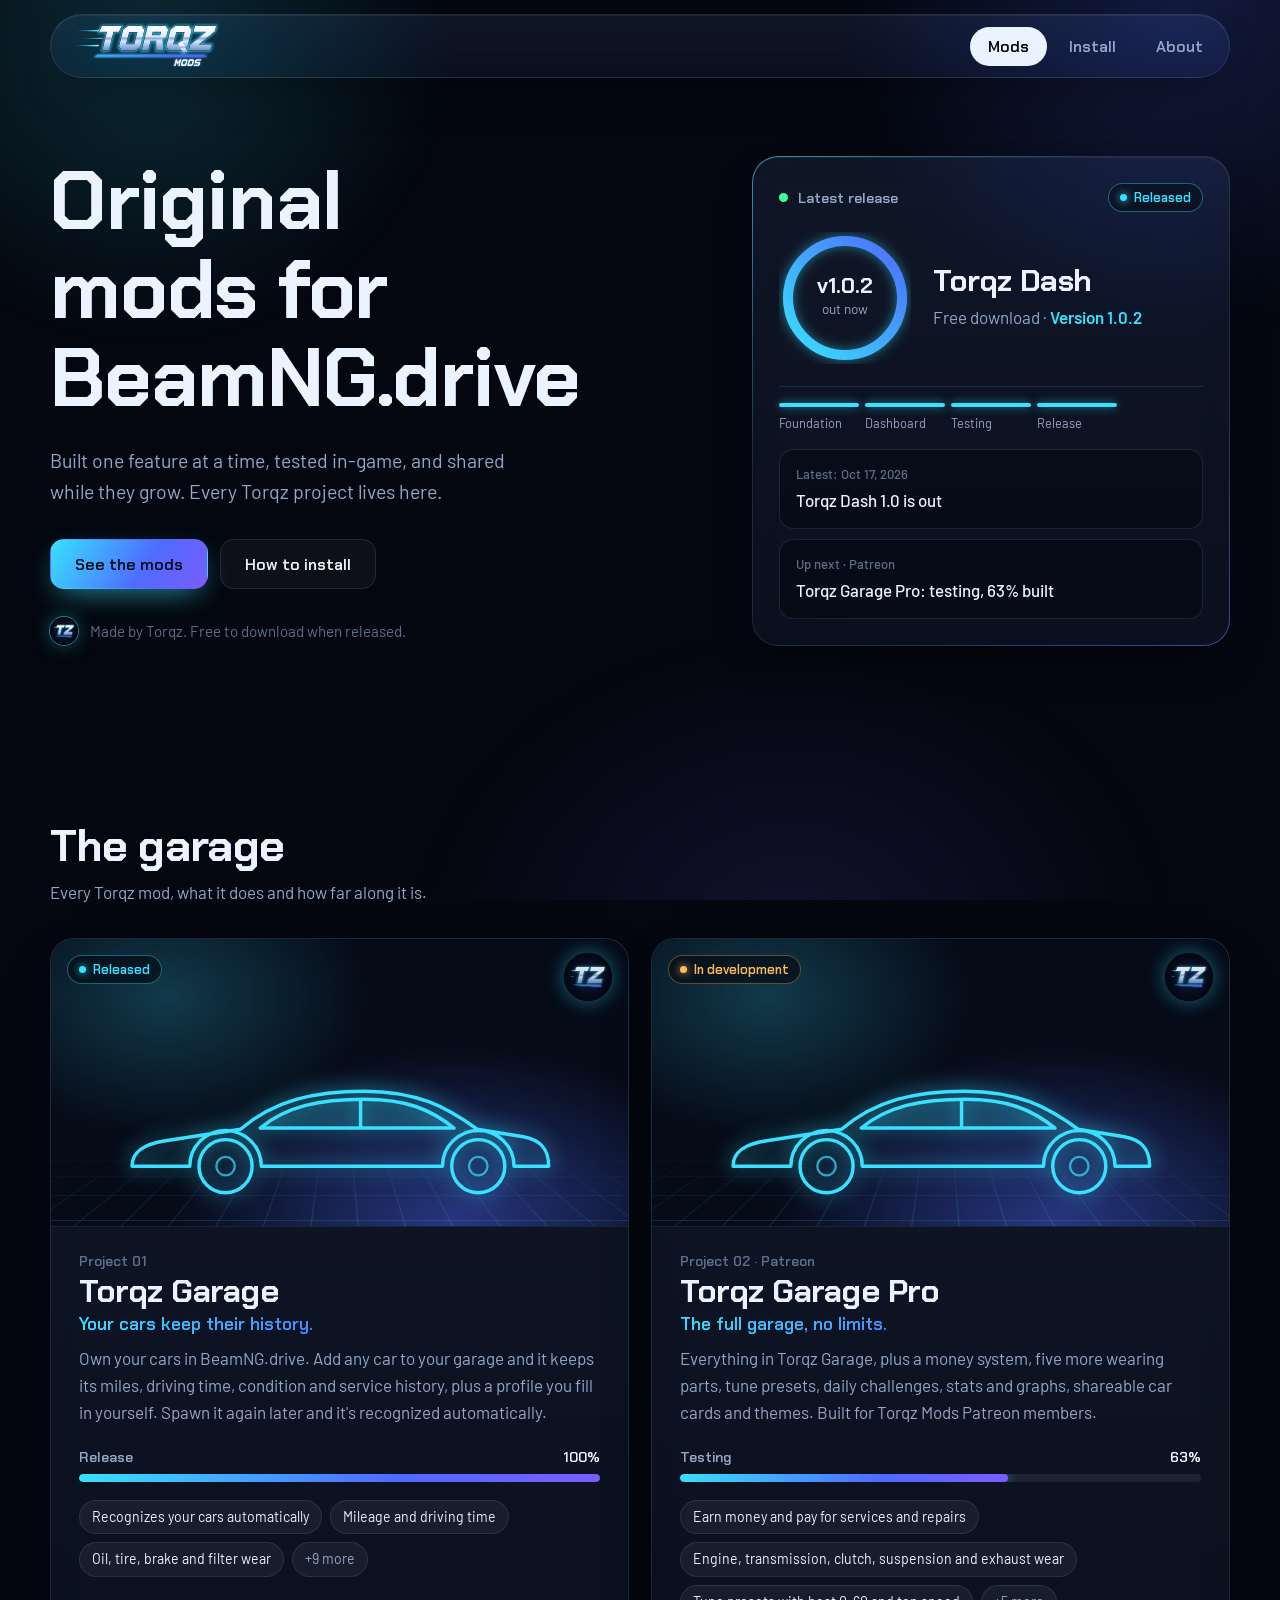
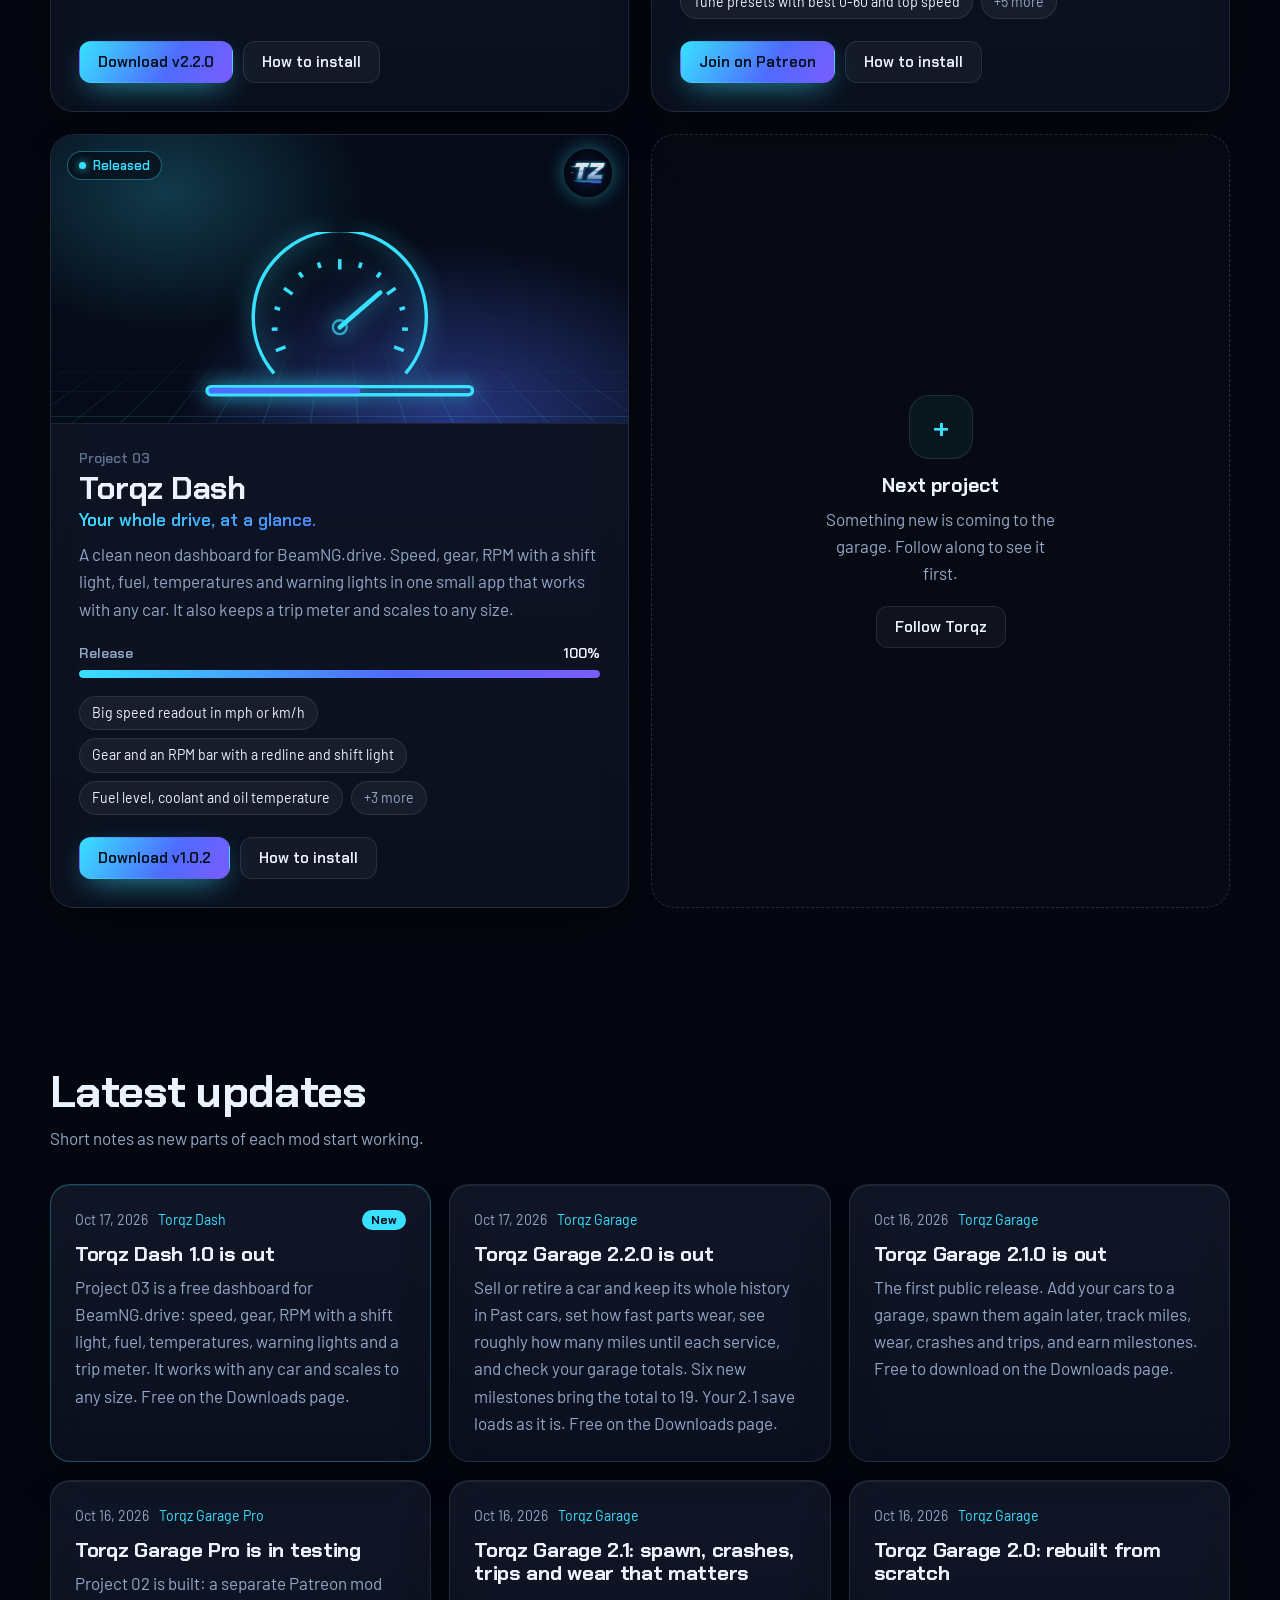
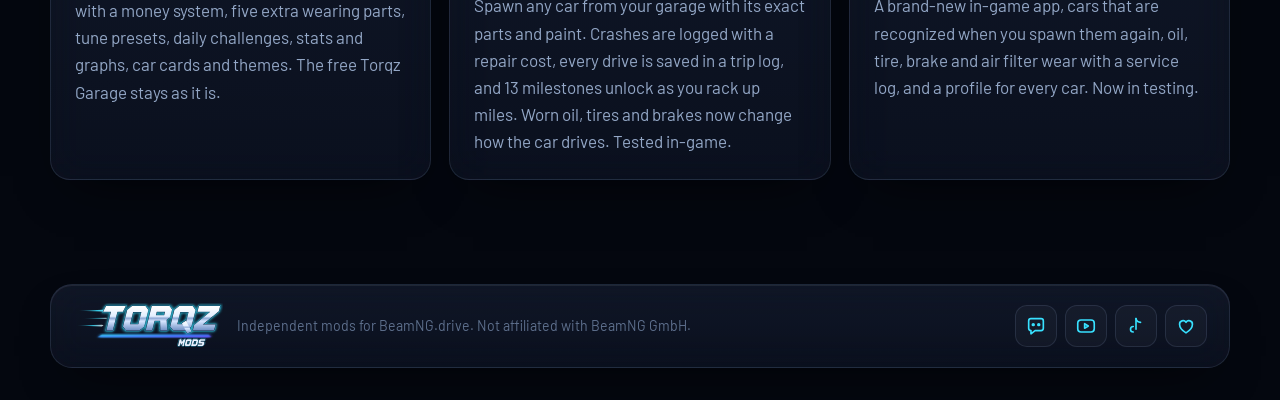
<file: index.html>
<!doctype html>
<html lang="en">
<head>
  <meta charset="utf-8">
  <meta name="viewport" content="width=device-width, initial-scale=1">
  <title>Torqz Mods | Original BeamNG.drive mods</title>
  <meta name="description" content="Torqz Mods builds original BeamNG.drive mods one feature at a time. See every project, its progress and the latest updates.">
  <meta name="theme-color" content="#04070f">
  <link rel="canonical" href="https://torqzmods.github.io/torqz-mods/">
  <meta property="og:title" content="Torqz Mods | Original BeamNG.drive mods">
  <meta property="og:description" content="Torqz Mods builds original BeamNG.drive mods one feature at a time. See every project, its progress and the latest updates.">
  <meta property="og:type" content="website">
  <meta property="og:image" content="https://torqzmods.github.io/torqz-mods/assets/brand/og-image.png">
  <meta name="twitter:card" content="summary_large_image">
  <link rel="icon" href="assets/favicon.svg" type="image/svg+xml">
  <link rel="preconnect" href="https://fonts.googleapis.com">
  <link rel="preconnect" href="https://fonts.gstatic.com" crossorigin>
  <link rel="stylesheet" href="https://fonts.googleapis.com/css2?family=Barlow:wght@400;500;600&family=Chakra+Petch:wght@500;600;700&display=swap">
  <link rel="stylesheet" href="css/site.css">
</head>
<body data-page="home">
  <div class="backdrop" aria-hidden="true"></div>
  <header class="site-header" data-header></header>
  <main id="main">
    <section class="hero">
      <div class="shell hero-grid">
        <div class="hero-copy">
          <h1>Original mods for BeamNG.drive</h1>
          <p>Built one feature at a time, tested in-game, and shared while they grow. Every Torqz project lives here.</p>
          <div class="actions">
            <a class="btn primary" href="#mods">See the mods</a>
            <a class="btn ghost" href="install.html">How to install</a>
          </div>
          <div class="hero-note"><span class="brand-mark"><img src="assets/brand/torqz-icon.svg" alt="" width="28" height="28"></span>Made by Torqz. Free to download when released.</div>
        </div>
        <div class="live glass" data-live></div>
      </div>
    </section>

    <section class="section" id="mods">
      <div class="shell">
        <div class="section-head">
          <h2>The garage</h2>
          <p>Every Torqz mod, what it does and how far along it is.</p>
        </div>
        <div class="mod-grid" data-mods></div>
      </div>
    </section>

    <section class="section" id="updates">
      <div class="shell">
        <div class="section-head">
          <h2>Latest updates</h2>
          <p>Short notes as new parts of each mod start working.</p>
        </div>
        <ol class="update-list" data-updates></ol>
      </div>
    </section>
  </main>
  <footer class="site-footer" data-footer></footer>
  <script type="module" src="js/site.js"></script>
</body>
</html>
</file>
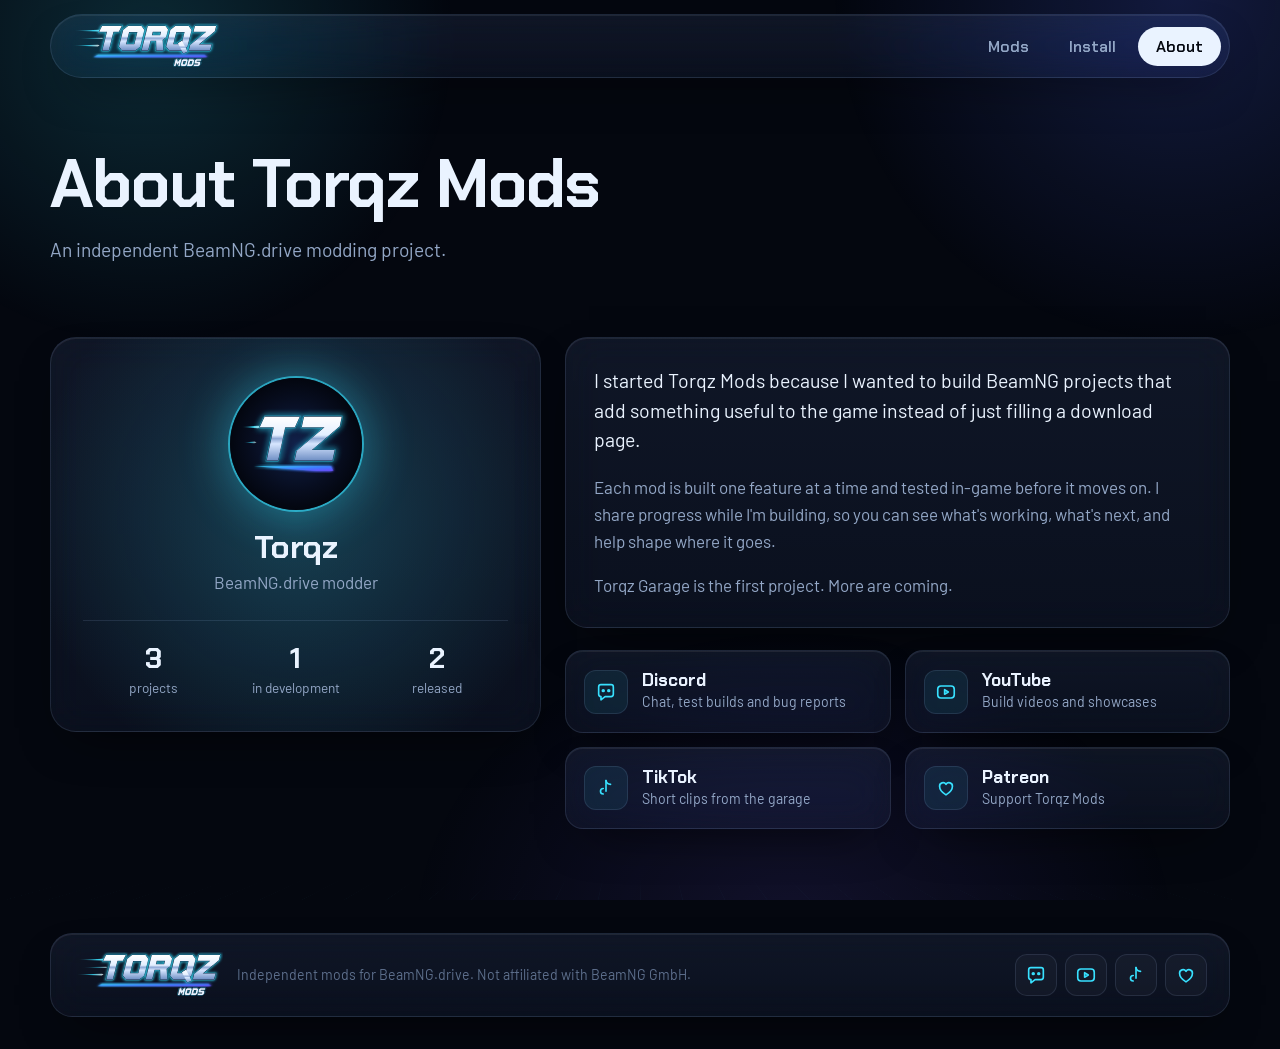
<file: about.html>
<!doctype html>
<html lang="en">
<head>
  <meta charset="utf-8">
  <meta name="viewport" content="width=device-width, initial-scale=1">
  <title>About | Torqz Mods</title>
  <meta name="description" content="Who makes Torqz Mods and where to follow along.">
  <meta name="theme-color" content="#04070f">
  <link rel="canonical" href="https://torqzmods.github.io/torqz-mods/about.html">
  <meta property="og:title" content="About | Torqz Mods">
  <meta property="og:description" content="Who makes Torqz Mods and where to follow along.">
  <meta property="og:type" content="website">
  <meta property="og:image" content="https://torqzmods.github.io/torqz-mods/assets/brand/og-image.png">
  <meta name="twitter:card" content="summary_large_image">
  <link rel="icon" href="assets/favicon.svg" type="image/svg+xml">
  <link rel="preconnect" href="https://fonts.googleapis.com">
  <link rel="preconnect" href="https://fonts.gstatic.com" crossorigin>
  <link rel="stylesheet" href="https://fonts.googleapis.com/css2?family=Barlow:wght@400;500;600&family=Chakra+Petch:wght@500;600;700&display=swap">
  <link rel="stylesheet" href="css/site.css">
</head>
<body data-page="about">
  <div class="backdrop" aria-hidden="true"></div>
  <header class="site-header" data-header></header>
  <main id="main">
    <section class="page-head">
      <div class="shell">
        <h1>About Torqz Mods</h1>
        <p>An independent BeamNG.drive modding project.</p>
      </div>
    </section>

    <section class="section">
      <div class="shell about-grid">
        <div class="profile glass">
          <span class="brand-mark"><img src="assets/brand/torqz-icon.svg" alt="Torqz logo" width="132" height="132"></span>
          <h2>Torqz</h2>
          <p>BeamNG.drive modder</p>
          <ul class="stats" data-about-stats></ul>
        </div>
        <div class="about-side">
          <div class="story glass">
            <p>I started Torqz Mods because I wanted to build BeamNG projects that add something useful to the game instead of just filling a download page.</p>
            <p>Each mod is built one feature at a time and tested in-game before it moves on. I share progress while I'm building, so you can see what's working, what's next, and help shape where it goes.</p>
            <p>Torqz Garage is the first project. More are coming.</p>
          </div>
          <h2 class="sr-only">Follow Torqz Mods</h2>
          <div class="social-grid" data-socials></div>
        </div>
      </div>
    </section>
  </main>
  <footer class="site-footer" data-footer></footer>
  <script type="module" src="js/site.js"></script>
</body>
</html>
</file>
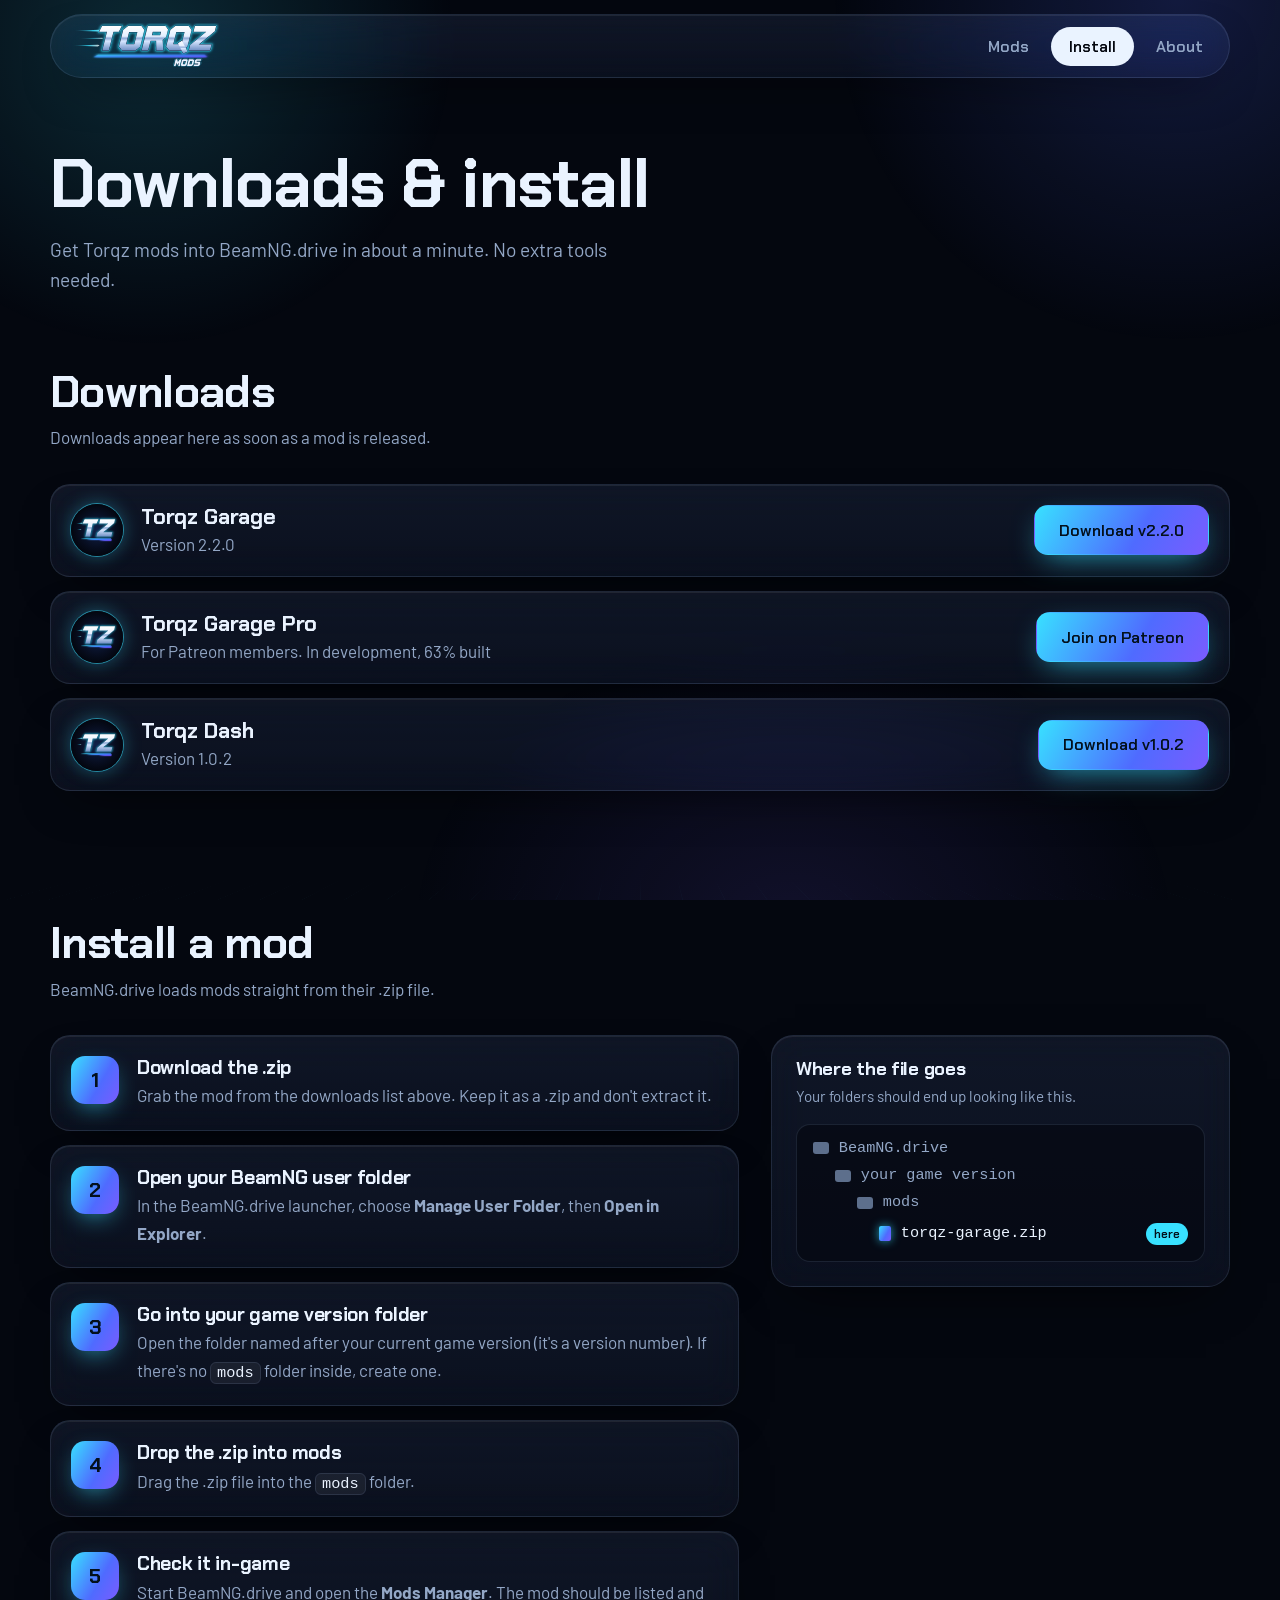
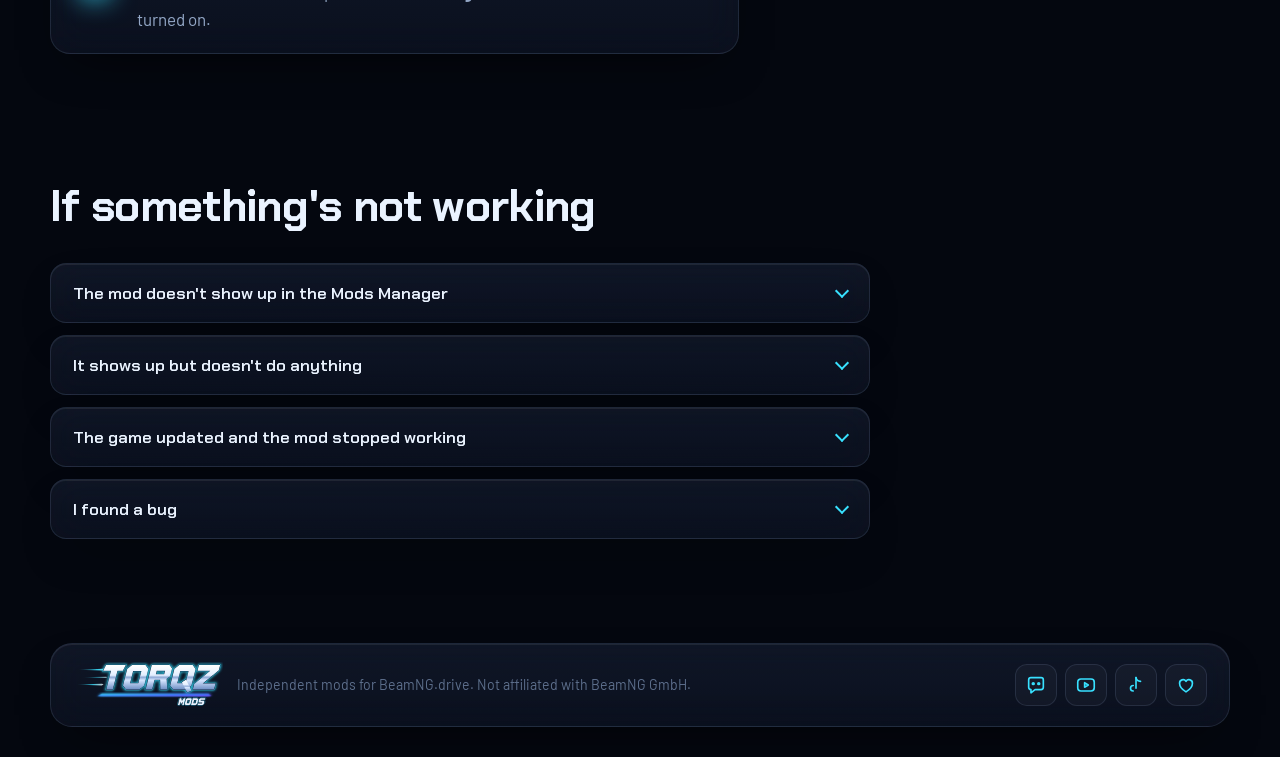
<file: install.html>
<!doctype html>
<html lang="en">
<head>
  <meta charset="utf-8">
  <meta name="viewport" content="width=device-width, initial-scale=1">
  <title>Install | Torqz Mods</title>
  <meta name="description" content="Download Torqz Mods for BeamNG.drive and install them in a few steps.">
  <meta name="theme-color" content="#04070f">
  <link rel="canonical" href="https://torqzmods.github.io/torqz-mods/install.html">
  <meta property="og:title" content="Install | Torqz Mods">
  <meta property="og:description" content="Download Torqz Mods for BeamNG.drive and install them in a few steps.">
  <meta property="og:type" content="website">
  <meta property="og:image" content="https://torqzmods.github.io/torqz-mods/assets/brand/og-image.png">
  <meta name="twitter:card" content="summary_large_image">
  <link rel="icon" href="assets/favicon.svg" type="image/svg+xml">
  <link rel="preconnect" href="https://fonts.googleapis.com">
  <link rel="preconnect" href="https://fonts.gstatic.com" crossorigin>
  <link rel="stylesheet" href="https://fonts.googleapis.com/css2?family=Barlow:wght@400;500;600&family=Chakra+Petch:wght@500;600;700&display=swap">
  <link rel="stylesheet" href="css/site.css">
</head>
<body data-page="install">
  <div class="backdrop" aria-hidden="true"></div>
  <header class="site-header" data-header></header>
  <main id="main">
    <section class="page-head">
      <div class="shell">
        <h1>Downloads &amp; install</h1>
        <p>Get Torqz mods into BeamNG.drive in about a minute. No extra tools needed.</p>
      </div>
    </section>

    <section class="section">
      <div class="shell">
        <div class="section-head"><h2>Downloads</h2><p>Downloads appear here as soon as a mod is released.</p></div>
        <ul class="download-list" data-downloads></ul>
      </div>
    </section>

    <section class="section">
      <div class="shell">
        <div class="section-head"><h2>Install a mod</h2><p>BeamNG.drive loads mods straight from their .zip file.</p></div>
        <div class="install-grid">
          <ol class="steps">
            <li class="glass"><div><h3>Download the .zip</h3><p>Grab the mod from the downloads list above. Keep it as a .zip and don't extract it.</p></div></li>
            <li class="glass"><div><h3>Open your BeamNG user folder</h3><p>In the BeamNG.drive launcher, choose <strong>Manage User Folder</strong>, then <strong>Open in Explorer</strong>.</p></div></li>
            <li class="glass"><div><h3>Go into your game version folder</h3><p>Open the folder named after your current game version (it's a version number). If there's no <code>mods</code> folder inside, create one.</p></div></li>
            <li class="glass"><div><h3>Drop the .zip into mods</h3><p>Drag the .zip file into the <code>mods</code> folder.</p></div></li>
            <li class="glass"><div><h3>Check it in-game</h3><p>Start BeamNG.drive and open the <strong>Mods Manager</strong>. The mod should be listed and turned on.</p></div></li>
          </ol>
          <aside class="tree-card glass">
            <h3>Where the file goes</h3>
            <p>Your folders should end up looking like this.</p>
            <ul class="tree" aria-label="Folder layout">
              <li class="folder">BeamNG.drive</li>
              <li class="folder d1">your game version</li>
              <li class="folder d2">mods</li>
              <li class="zip d3">torqz-garage.zip <span class="here">here</span></li>
            </ul>
          </aside>
        </div>
      </div>
    </section>

    <section class="section">
      <div class="shell">
        <div class="section-head"><h2>If something's not working</h2></div>
        <div class="faq">
          <details class="glass"><summary>The mod doesn't show up in the Mods Manager</summary><p>Make sure the .zip is directly inside the <code>mods</code> folder for your current game version, not in a subfolder and not extracted. Then restart the game.</p></details>
          <details class="glass"><summary>It shows up but doesn't do anything</summary><p>Open the Mods Manager and check the mod is turned on. If you have a lot of other mods, try turning them off to rule out a conflict.</p></details>
          <details class="glass"><summary>The game updated and the mod stopped working</summary><p>Game updates create a new version folder. Move the .zip into the <code>mods</code> folder of the new version, and check here for an updated release.</p></details>
          <details class="glass"><summary>I found a bug</summary><p>Tell me what you were doing when it happened and which version of the game you're on. Reach out through any of the links on the About page.</p></details>
        </div>
      </div>
    </section>
  </main>
  <footer class="site-footer" data-footer></footer>
  <script type="module" src="js/site.js"></script>
</body>
</html>
</file>
<file: css/site.css>
/* Torqz Mods — sleek studio: frosted glass over a neon night garage */
:root {
  --bg: #04070f;
  --ink: #eaf3ff;
  --muted: #93a7c6;
  --faint: #5d6f8c;
  --cyan: #38e1ff;
  --blue: #4f6bff;
  --indigo: #7a5cff;
  --amber: #ffbb55;
  --glass: rgba(148, 180, 255, 0.055);
  --glass-hi: rgba(148, 180, 255, 0.09);
  --edge: rgba(170, 200, 255, 0.12);
  --edge-hi: rgba(56, 225, 255, 0.45);
  --grad: linear-gradient(120deg, var(--cyan), var(--blue) 60%, var(--indigo));
  --display: "Chakra Petch", "Segoe UI", sans-serif;
  --body: "Barlow", "Segoe UI", sans-serif;
  --shell: 1180px;
  --ease: cubic-bezier(0.22, 1, 0.36, 1);
  color-scheme: dark;
}

*, *::before, *::after { box-sizing: border-box; }
html { -webkit-text-size-adjust: 100%; scroll-behavior: smooth; }
body {
  margin: 0; background: var(--bg); color: var(--ink);
  font: 400 1.0625rem/1.6 var(--body);
  min-height: 100vh; display: flex; flex-direction: column;
  overflow-x: hidden;
}
main { flex: 1; position: relative; z-index: 1; }
img, svg { display: block; max-width: 100%; }
a { color: var(--cyan); text-underline-offset: 3px; }
a:hover { color: #fff; }
:focus-visible { outline: 2px solid var(--cyan); outline-offset: 3px; border-radius: 8px; }
h1, h2, h3, h4 { font-family: var(--display); line-height: 1.08; margin: 0; letter-spacing: -0.015em; }
p { margin: 0 0 1em; }
.shell { width: min(var(--shell), 100% - 32px); margin-inline: auto; }
.sr-only { position: absolute; width: 1px; height: 1px; overflow: hidden; clip: rect(0 0 0 0); white-space: nowrap; }
.skip { position: absolute; left: -999px; top: 8px; background: var(--cyan); color: var(--bg); padding: 8px 12px; z-index: 50; border-radius: 8px; }
.skip:focus { left: 16px; }

/* ---------- Atmosphere: aurora lights + garage floor grid ---------- */
.backdrop { position: fixed; inset: 0; z-index: 0; pointer-events: none; overflow: hidden; }
.backdrop::before {
  content: ""; position: absolute; inset: -10%;
  background:
    radial-gradient(40vw 40vw at 18% 12%, rgba(56, 225, 255, 0.16), transparent 60%),
    radial-gradient(45vw 45vw at 85% 8%, rgba(79, 107, 255, 0.2), transparent 60%),
    radial-gradient(50vw 40vw at 60% 95%, rgba(122, 92, 255, 0.12), transparent 60%);
  animation: drift 26s ease-in-out infinite alternate;
}
.backdrop::after {
  content: ""; position: absolute; left: -25%; right: -25%; bottom: -10%; height: 60vh;
  background-image:
    linear-gradient(rgba(56, 225, 255, 0.13) 1px, transparent 1px),
    linear-gradient(90deg, rgba(56, 225, 255, 0.13) 1px, transparent 1px);
  background-size: 64px 64px;
  transform: perspective(500px) rotateX(62deg);
  transform-origin: bottom;
  mask-image: linear-gradient(to top, rgba(0, 0, 0, 0.75), transparent 75%);
  -webkit-mask-image: linear-gradient(to top, rgba(0, 0, 0, 0.75), transparent 75%);
}
@keyframes drift {
  from { transform: translate3d(0, 0, 0) scale(1); }
  to { transform: translate3d(-4%, 3%, 0) scale(1.08); }
}

/* ---------- Glass ---------- */
.glass {
  background: linear-gradient(180deg, var(--glass-hi), var(--glass));
  border: 1px solid var(--edge);
  backdrop-filter: blur(18px) saturate(140%);
  -webkit-backdrop-filter: blur(18px) saturate(140%);
  box-shadow: inset 0 1px 0 rgba(255, 255, 255, 0.07), 0 20px 50px -24px rgba(0, 0, 0, 0.8);
}
.spot { position: relative; isolation: isolate; }
.spot::before {
  content: ""; position: absolute; inset: 0; border-radius: inherit; z-index: -1; opacity: 0;
  background: radial-gradient(420px circle at var(--mx, 50%) var(--my, 50%), rgba(56, 225, 255, 0.13), transparent 45%);
  transition: opacity 0.3s;
}
.spot:hover::before { opacity: 1; }

/* ---------- Header ---------- */
.site-header { position: sticky; top: 0; z-index: 20; padding: 14px 0; }
.nav-wrap { width: min(var(--shell), 100% - 32px); margin-inline: auto; }
.nav-pill {
  display: flex; align-items: center; gap: 16px; padding: 8px 8px 8px 10px;
  border-radius: 999px; transition: background 0.3s, border-color 0.3s;
}
.site-header.scrolled .nav-pill { background: rgba(6, 10, 22, 0.9); border-color: rgba(170, 200, 255, 0.18); }
.brand { display: flex; align-items: center; gap: 10px; color: var(--ink); text-decoration: none; font: 700 1.1rem var(--display); margin-right: auto; }
.brand:hover { color: var(--ink); }
.brand-mark {
  display: block; width: 34px; height: 34px; border-radius: 50%; overflow: hidden; flex: none;
  box-shadow: 0 0 0 1px rgba(56, 225, 255, 0.5), 0 0 18px rgba(56, 225, 255, 0.35);
}
.brand-mark img { width: 100%; height: 100%; object-fit: cover; }
.wordmark { height: 46px; width: auto; }
.brand { padding-left: 8px; }
.brand-mark.lg { width: 52px; height: 52px; }
nav { display: flex; gap: 4px; }
nav a {
  color: var(--muted); text-decoration: none; padding: 9px 18px; border-radius: 999px;
  font: 600 0.98rem var(--display); transition: color 0.2s, background 0.2s;
}
nav a:hover { color: var(--ink); background: rgba(255, 255, 255, 0.05); }
nav a[aria-current="page"] { color: var(--bg); background: var(--ink); }
.menu-btn { display: none; }

/* ---------- Buttons ---------- */
.btn {
  position: relative; display: inline-flex; align-items: center; justify-content: center; gap: 8px;
  min-height: 50px; padding: 0 24px; border-radius: 14px;
  font: 600 1rem var(--display); text-decoration: none; border: 1px solid transparent; cursor: pointer;
  transition: transform 0.2s var(--ease), box-shadow 0.25s, background 0.2s, border-color 0.2s, color 0.2s;
}
.btn.sm { min-height: 42px; padding: 0 18px; border-radius: 12px; font-size: 0.95rem; }
.btn.primary { background: var(--grad); color: #03101c; box-shadow: 0 10px 30px -10px rgba(56, 225, 255, 0.7); }
.btn.primary:hover { color: #03101c; transform: translateY(-2px); box-shadow: 0 16px 40px -10px rgba(56, 225, 255, 0.85); }
.btn.ghost { background: rgba(255, 255, 255, 0.04); border-color: var(--edge); color: var(--ink); }
.btn.ghost:hover { border-color: var(--edge-hi); background: rgba(56, 225, 255, 0.07); color: var(--ink); }
.btn.is-off { color: var(--faint); cursor: not-allowed; border-style: dashed; }
.btn.is-off:hover { border-color: var(--edge); background: rgba(255, 255, 255, 0.04); color: var(--faint); }
.actions { display: flex; flex-wrap: wrap; gap: 12px; }

/* ---------- Status ---------- */
.status { display: inline-flex; align-items: center; gap: 7px; font: 600 0.8rem var(--display); padding: 5px 11px; border-radius: 999px; background: rgba(4, 7, 15, 0.6); border: 1px solid; backdrop-filter: blur(8px); white-space: nowrap; }
.status::before { content: ""; width: 7px; height: 7px; border-radius: 50%; background: currentColor; box-shadow: 0 0 8px currentColor; }
.status-in-development { color: var(--amber); border-color: rgba(255, 187, 85, 0.35); }
.status-released { color: var(--cyan); border-color: rgba(56, 225, 255, 0.4); }
.status-paused { color: var(--muted); border-color: var(--edge); }

/* ---------- Home hero ---------- */
.hero { padding: 64px 0 96px; }
.hero-grid { display: grid; grid-template-columns: 1.15fr 0.85fr; gap: 56px; align-items: center; }
.hero h1 { font-size: clamp(2.8rem, 6.4vw, 5.2rem); font-weight: 700; margin-bottom: 22px; text-wrap: balance; }
.hero h1 .grad { background: var(--grad); -webkit-background-clip: text; background-clip: text; color: transparent; }
.hero-copy p { color: var(--muted); font-size: 1.22rem; max-width: 44ch; margin-bottom: 32px; }
.hero-note { margin-top: 28px; display: flex; align-items: center; gap: 12px; color: var(--faint); font-size: 0.95rem; }
.hero-note .brand-mark { width: 28px; height: 28px; }

.live { border-radius: 26px; padding: 26px; position: relative; }
.live::after {
  content: ""; position: absolute; inset: -1px; border-radius: inherit; padding: 1px; pointer-events: none;
  background: linear-gradient(140deg, rgba(56, 225, 255, 0.6), transparent 35%, transparent 65%, rgba(122, 92, 255, 0.5));
  -webkit-mask: linear-gradient(#000 0 0) content-box, linear-gradient(#000 0 0);
  -webkit-mask-composite: xor; mask-composite: exclude;
}
.live-top { display: flex; align-items: center; gap: 10px; color: var(--muted); font: 600 0.9rem var(--display); margin-bottom: 20px; }
.live-top .status { margin-left: auto; }
.live-dot { width: 9px; height: 9px; border-radius: 50%; background: #3dff9a; animation: ping 2.4s infinite; }
@keyframes ping { 0% { box-shadow: 0 0 0 0 rgba(61, 255, 154, 0.55); } 70%, 100% { box-shadow: 0 0 0 10px rgba(61, 255, 154, 0); } }
.live-main { display: flex; align-items: center; gap: 22px; margin-bottom: 22px; }
.live-main h2 { font-size: 1.9rem; margin-bottom: 6px; }
.live-main p { color: var(--muted); margin: 0; }
.live-main p strong { color: var(--cyan); font-weight: 600; }
.ring-wrap { position: relative; flex: none; }
.ring { transform: rotate(-90deg); }
.ring-track { fill: none; stroke: rgba(255, 255, 255, 0.07); stroke-width: 10; }
.ring-fill { fill: none; stroke: url(#ringGrad); stroke-width: 10; stroke-linecap: round; stroke-dashoffset: var(--c); transition: stroke-dashoffset 1.6s var(--ease) 0.5s; filter: drop-shadow(0 0 6px rgba(56, 225, 255, 0.5)); }
.is-loaded .ring-fill { stroke-dashoffset: var(--off); }
.ring-label { position: absolute; inset: 0; display: grid; place-content: center; text-align: center; }
.ring-label strong { font: 700 1.9rem var(--display); line-height: 1; }
.ring-label span { color: var(--muted); font-size: 0.85rem; }

.steps-mini { list-style: none; margin: 0 0 18px; padding: 16px 0 0; border-top: 1px solid var(--edge); display: grid; grid-template-columns: repeat(5, 1fr); gap: 6px; }
.steps-mini li { display: grid; gap: 8px; align-content: start; font-size: 0.8rem; color: var(--faint); line-height: 1.25; }
.steps-mini .lamp { height: 4px; border-radius: 4px; background: rgba(255, 255, 255, 0.08); }
.steps-mini .ms-done { color: var(--muted); }
.steps-mini .ms-done .lamp { background: var(--cyan); box-shadow: 0 0 10px rgba(56, 225, 255, 0.6); }
.steps-mini .ms-now { color: var(--ink); font-weight: 600; }
.steps-mini .ms-now .lamp { background: linear-gradient(90deg, var(--blue) 50%, rgba(255, 255, 255, 0.08) 50%); }
.live-update { display: grid; gap: 2px; padding: 14px 16px; border-radius: 14px; background: rgba(4, 7, 15, 0.45); border: 1px solid var(--edge); color: var(--ink); text-decoration: none; font-weight: 500; transition: border-color 0.2s; }
.live-update span { color: var(--faint); font-size: 0.82rem; }
.live-next { margin-top: 10px; }
.live-update:hover { border-color: var(--edge-hi); color: var(--ink); }

/* hero load sequence — runs once */
.hero-copy > *, .live { opacity: 0; transform: translateY(18px); transition: opacity 0.9s var(--ease), transform 0.9s var(--ease); }
.is-loaded .hero-copy > *, .is-loaded .live { opacity: 1; transform: none; }
.is-loaded .hero-copy > :nth-child(2) { transition-delay: 0.08s; }
.is-loaded .hero-copy > :nth-child(3) { transition-delay: 0.16s; }
.is-loaded .hero-copy > :nth-child(4) { transition-delay: 0.24s; }
.is-loaded .live { transition-delay: 0.2s; }

/* ---------- Sections ---------- */
.section { padding: 80px 0; }
.section-head { margin-bottom: 32px; }
.section-head h2 { font-size: clamp(2rem, 3.8vw, 2.8rem); margin-bottom: 8px; }
.section-head p { color: var(--muted); margin: 0; max-width: 52ch; }

/* ---------- Mod cards ---------- */
.mod-grid { display: grid; grid-template-columns: repeat(2, 1fr); gap: 22px; }
.mod-card { border-radius: 24px; overflow: hidden; display: flex; flex-direction: column; transition: transform 0.35s var(--ease), border-color 0.3s; }
.mod-card.glass:hover { transform: translateY(-4px); border-color: rgba(56, 225, 255, 0.3); }
.mod-media { position: relative; aspect-ratio: 16 / 8; overflow: hidden; background: #070c1a; border-bottom: 1px solid var(--edge); }
.mod-media > img { width: 100%; height: 100%; object-fit: cover; }
.mod-media .status { position: absolute; top: 16px; left: 16px; }
.media-art { position: absolute; inset: 0; background: radial-gradient(70% 90% at 70% 100%, rgba(79, 107, 255, 0.45), transparent 70%), radial-gradient(50% 70% at 20% 20%, rgba(56, 225, 255, 0.22), transparent 70%), #060b18; }
.media-grid { position: absolute; left: -20%; right: -20%; bottom: -30%; height: 90%; background-image: linear-gradient(rgba(56, 225, 255, 0.22) 1px, transparent 1px), linear-gradient(90deg, rgba(56, 225, 255, 0.22) 1px, transparent 1px); background-size: 38px 38px; transform: perspective(300px) rotateX(60deg); mask-image: linear-gradient(to top, #000, transparent 80%); -webkit-mask-image: linear-gradient(to top, #000, transparent 80%); }
.car-art { position: absolute; left: 10%; bottom: 8%; width: 80%; fill: none; stroke: var(--cyan); stroke-width: 6; stroke-linejoin: round; filter: drop-shadow(0 0 10px rgba(56, 225, 255, 0.8)); transition: transform 0.6s var(--ease); }
.car-art .car-glass { fill: rgba(56, 225, 255, 0.1); }
.car-art .hubcap { stroke-width: 4; opacity: 0.7; }
.mod-card:hover .car-art { transform: translateX(10px); }
.gauge-art { bottom: 6%; }
.gauge-art .gauge-needle { stroke-width: 8; stroke-linecap: round; transform-origin: 400px 165px; transition: transform 0.7s var(--ease); }
.gauge-art .gauge-fill { stroke: #4f6bff; stroke-width: 10; stroke-linecap: round; }
.mod-card:hover .gauge-art { transform: none; }
.mod-card:hover .gauge-needle { transform: rotate(38deg); }
.media-logo { position: absolute; right: 16px; top: 14px; width: 48px; height: 48px; border-radius: 50%; object-fit: cover; opacity: 0.9; box-shadow: 0 0 20px rgba(56, 225, 255, 0.5); }
.mod-body { padding: 26px 28px 28px; display: flex; flex-direction: column; flex: 1; }
.mod-project { color: var(--faint); font: 600 0.85rem var(--display); margin-bottom: 4px; }
.mod-body h3 { font-size: 2rem; margin-bottom: 4px; }
.mod-tag { font: 600 1.1rem var(--display); background: var(--grad); -webkit-background-clip: text; background-clip: text; color: transparent; margin-bottom: 10px; }
.mod-body > p:not(.mod-tag) { color: var(--muted); }
.bar { margin: 4px 0 18px; }
.bar-head { display: flex; justify-content: space-between; font: 600 0.88rem var(--display); color: var(--muted); margin-bottom: 8px; }
.bar-head span:last-child { color: var(--ink); }
.bar-track { height: 8px; border-radius: 8px; background: rgba(255, 255, 255, 0.07); overflow: hidden; }
.bar-fill { height: 100%; width: 0; border-radius: inherit; background: var(--grad); box-shadow: 0 0 14px rgba(56, 225, 255, 0.6); transition: width 1.4s var(--ease) 0.6s; }
.is-loaded .bar-fill { width: var(--w); }
.chips { list-style: none; padding: 0; margin: 0 0 22px; display: flex; flex-wrap: wrap; gap: 8px; }
.chips li { padding: 5px 12px; border-radius: 999px; font-size: 0.88rem; background: rgba(255, 255, 255, 0.05); border: 1px solid var(--edge); }
.chips .more { color: var(--muted); }
.mod-actions { display: flex; flex-wrap: wrap; gap: 10px; margin-top: auto; }

.next-card { border: 1.5px dashed rgba(170, 200, 255, 0.18); background: rgba(255, 255, 255, 0.015); display: grid; place-items: center; text-align: center; min-height: 320px; }
.next-inner { padding: 32px; max-width: 30ch; display: grid; justify-items: center; gap: 10px; }
.next-inner p { color: var(--muted); margin: 0 0 8px; }
.next-plus { width: 64px; height: 64px; border-radius: 20px; display: grid; place-items: center; font: 500 2rem var(--display); color: var(--cyan); border: 1px solid var(--edge); background: rgba(56, 225, 255, 0.06); margin-bottom: 6px; }

/* ---------- Updates ---------- */
.update-list { list-style: none; margin: 0; padding: 0; display: grid; grid-template-columns: repeat(auto-fit, minmax(300px, 1fr)); gap: 18px; }
.update-list li { border-radius: 20px; padding: 24px; }
.update-list li.is-new { border-color: rgba(56, 225, 255, 0.3); }
.u-meta { display: flex; align-items: center; gap: 10px; flex-wrap: wrap; margin-bottom: 12px; font-size: 0.88rem; }
.u-meta time { color: var(--muted); }
.u-mod { color: var(--cyan); }
.u-new { margin-left: auto; font: 700 0.75rem var(--display); color: #03101c; background: var(--cyan); padding: 2px 9px; border-radius: 999px; }
.update-list h3 { font-size: 1.3rem; margin-bottom: 8px; }
.update-list p { color: var(--muted); margin: 0; }

/* ---------- Inner page heads ---------- */
.page-head { padding: 56px 0 24px; }
.page-head h1 { font-size: clamp(2.6rem, 5.5vw, 4.2rem); margin-bottom: 14px; }
.page-head p { color: var(--muted); font-size: 1.2rem; max-width: 52ch; margin: 0; }
.page-head ~ .section { padding-top: 48px; }

/* ---------- Install page ---------- */
.download-list { list-style: none; margin: 0; padding: 0; display: grid; gap: 14px; }
.download-list li { display: flex; align-items: center; gap: 18px; flex-wrap: wrap; border-radius: 20px; padding: 18px 20px; }
.dl-info { flex: 1; min-width: 180px; }
.dl-info strong { font: 700 1.35rem var(--display); display: block; }
.dl-info span { color: var(--muted); }

.install-grid { display: grid; grid-template-columns: 1.2fr 0.8fr; gap: 32px; align-items: start; }
.steps { list-style: none; counter-reset: step; margin: 0; padding: 0; display: grid; gap: 14px; }
.steps li { counter-increment: step; display: grid; grid-template-columns: 48px 1fr; gap: 18px; align-items: start; border-radius: 20px; padding: 20px; }
.steps li::before {
  content: counter(step); display: grid; place-items: center; width: 48px; height: 48px; border-radius: 14px;
  background: var(--grad); color: #03101c; font: 700 1.25rem var(--display);
  box-shadow: 0 8px 24px -8px rgba(56, 225, 255, 0.7);
}
.steps h3 { font-size: 1.2rem; margin: 2px 0 4px; }
.steps p { color: var(--muted); margin: 0; }
code { font-family: Consolas, "Cascadia Mono", monospace; font-size: 0.9em; background: rgba(255, 255, 255, 0.06); border: 1px solid var(--edge); padding: 1px 6px; border-radius: 6px; color: var(--ink); }

.tree-card { position: sticky; top: 104px; border-radius: 22px; padding: 24px; }
.tree-card h3 { font-size: 1.15rem; margin-bottom: 4px; }
.tree-card > p { color: var(--muted); font-size: 0.95rem; }
.tree { list-style: none; margin: 16px 0 0; padding: 16px; border-radius: 14px; background: rgba(4, 7, 15, 0.6); border: 1px solid var(--edge); font: 0.95rem/1 Consolas, "Cascadia Mono", monospace; display: grid; gap: 12px; }
.tree li { display: flex; align-items: center; gap: 10px; color: var(--muted); }
.tree .d1 { padding-left: 22px; } .tree .d2 { padding-left: 44px; } .tree .d3 { padding-left: 66px; }
.tree .folder::before { content: ""; width: 16px; height: 12px; border-radius: 2px 3px 3px 3px; background: var(--faint); flex: none; }
.tree .zip { color: var(--ink); }
.tree .zip::before { content: ""; width: 12px; height: 15px; border-radius: 2px; background: var(--grad); box-shadow: 0 0 10px rgba(56, 225, 255, 0.7); flex: none; }
.tree .here { margin-left: auto; font: 600 0.75rem var(--display); color: #03101c; background: var(--cyan); padding: 3px 8px; border-radius: 999px; }

.faq { display: grid; gap: 12px; max-width: 820px; }
.faq details { border-radius: 16px; transition: border-color 0.2s; }
.faq details[open] { border-color: rgba(56, 225, 255, 0.3); }
.faq summary { cursor: pointer; padding: 18px 22px; font: 600 1.05rem var(--display); list-style: none; display: flex; justify-content: space-between; align-items: center; gap: 12px; }
.faq summary::-webkit-details-marker { display: none; }
.faq summary::after { content: ""; width: 10px; height: 10px; border-right: 2px solid var(--cyan); border-bottom: 2px solid var(--cyan); transform: rotate(45deg); transition: transform 0.3s var(--ease); flex: none; margin-top: -4px; }
.faq details[open] summary::after { transform: rotate(-135deg); margin-top: 4px; }
.faq details p { padding: 0 22px 18px; color: var(--muted); margin: 0; }

/* ---------- About ---------- */
.about-grid { display: grid; grid-template-columns: 0.85fr 1.15fr; gap: 24px; align-items: start; }
.profile { border-radius: 26px; padding: 32px; text-align: center; position: relative; overflow: hidden; isolation: isolate; }
.profile::before { content: ""; position: absolute; left: 50%; top: -35%; width: 130%; aspect-ratio: 1; transform: translateX(-50%); background: radial-gradient(circle, rgba(56, 225, 255, 0.22), transparent 60%); z-index: -1; }
.profile .brand-mark { width: 132px; height: 132px; margin: 8px auto 20px; box-shadow: 0 0 0 2px rgba(56, 225, 255, 0.6), 0 0 50px rgba(56, 225, 255, 0.45); }
.profile h2 { font-size: 2rem; margin-bottom: 4px; }
.profile > p { color: var(--muted); margin: 0; }
.stats { list-style: none; margin: 24px 0 0; padding: 18px 0 0; border-top: 1px solid var(--edge); display: grid; grid-template-columns: repeat(3, 1fr); }
.stats li { display: grid; }
.stats strong { font: 700 1.8rem var(--display); }
.stats span { color: var(--muted); font-size: 0.85rem; }
.about-side { display: grid; gap: 22px; }
.story { border-radius: 22px; padding: 28px; }
.story p { color: var(--muted); }
.story p:first-child { color: var(--ink); font-size: 1.22rem; line-height: 1.5; }
.story p:last-child { margin: 0; }
.social-grid { display: grid; grid-template-columns: 1fr 1fr; gap: 14px; }
.social { display: flex; align-items: center; gap: 14px; padding: 18px; border-radius: 18px; text-decoration: none; color: var(--ink); transition: border-color 0.2s, transform 0.25s var(--ease); }
a.social:hover { border-color: var(--edge-hi); color: var(--ink); transform: translateY(-2px); }
.social.is-soon { opacity: 0.6; }
.s-icon { width: 44px; height: 44px; border-radius: 12px; display: grid; place-items: center; background: rgba(56, 225, 255, 0.08); border: 1px solid var(--edge); flex: none; }
.s-text { display: grid; }
.s-text strong { font: 700 1.08rem var(--display); }
.s-text span { color: var(--muted); font-size: 0.88rem; }
.icon { width: 22px; height: 22px; fill: none; stroke: var(--cyan); stroke-width: 1.8; stroke-linecap: round; stroke-linejoin: round; }

/* ---------- Footer ---------- */
.site-footer { position: relative; z-index: 1; padding: 24px 0 32px; }
.foot { display: flex; justify-content: space-between; align-items: center; gap: 20px; flex-wrap: wrap; border-radius: 22px; padding: 18px 22px; }
.foot-brand { display: flex; align-items: center; gap: 14px; }
.foot-brand .wordmark { height: 46px; }
.foot-brand strong { font: 700 1.05rem var(--display); }
.foot-brand p { color: var(--faint); font-size: 0.88rem; margin: 0; }
.foot-links { display: flex; gap: 8px; }
.icon-btn { width: 42px; height: 42px; border-radius: 12px; display: grid; place-items: center; border: 1px solid var(--edge); background: rgba(255, 255, 255, 0.03); transition: border-color 0.2s, background 0.2s; }
a.icon-btn:hover { border-color: var(--edge-hi); background: rgba(56, 225, 255, 0.08); }
.icon-btn.is-soon { opacity: 0.4; }

.notfound { padding: 110px 0; text-align: center; display: grid; justify-items: center; gap: 8px; }
.notfound h1 { font-size: clamp(4rem, 14vw, 8rem); background: var(--grad); -webkit-background-clip: text; background-clip: text; color: transparent; }
.notfound p { color: var(--muted); font-size: 1.15rem; margin-bottom: 20px; }

/* ---------- Responsive ---------- */
@media (max-width: 960px) {
  .hero-grid, .install-grid, .about-grid, .mod-grid { grid-template-columns: 1fr; }
  .next-card { min-height: 0; }
  .tree-card { position: static; }
}
@media (max-width: 680px) {
  .site-header { padding: 10px 0; }
  .nav-pill { flex-wrap: wrap; border-radius: 22px; }
  .menu-btn { display: grid; gap: 5px; place-content: center; width: 44px; height: 44px; border-radius: 50%; background: rgba(255, 255, 255, 0.06); border: 1px solid var(--edge); cursor: pointer; }
  .menu-btn span:not(.sr-only) { display: block; width: 18px; height: 2px; background: var(--ink); border-radius: 2px; transition: transform 0.3s var(--ease); }
  .menu-btn[aria-expanded="true"] span:first-child { transform: translateY(3.5px) rotate(45deg); }
  .menu-btn[aria-expanded="true"] span:nth-child(2) { transform: translateY(-3.5px) rotate(-45deg); }
  nav { display: none; width: 100%; flex-direction: column; padding: 4px 4px 8px; }
  nav.open { display: flex; }
  nav a { padding: 12px 16px; }
  .hero { padding: 32px 0 64px; }
  .section { padding: 56px 0; }
  .live { padding: 20px; }
  .live-main { gap: 16px; }
  .ring { width: 104px; height: 104px; }
  .ring-label strong { font-size: 1.5rem; }
  .steps-mini li { font-size: 0.7rem; }
  .mod-body { padding: 22px 20px; }
  .actions .btn, .mod-actions .btn, .download-list .btn { width: 100%; }
  .social-grid { grid-template-columns: 1fr; }
  .steps li { grid-template-columns: 40px 1fr; padding: 16px; gap: 14px; }
  .steps li::before { width: 40px; height: 40px; font-size: 1.1rem; }
  .foot { justify-content: center; text-align: center; }
  .foot-brand { flex-direction: column; }
}
@media (prefers-reduced-motion: reduce) {
  html { scroll-behavior: auto; }
  *, *::before, *::after { animation: none !important; transition: none !important; }
}
</file>
